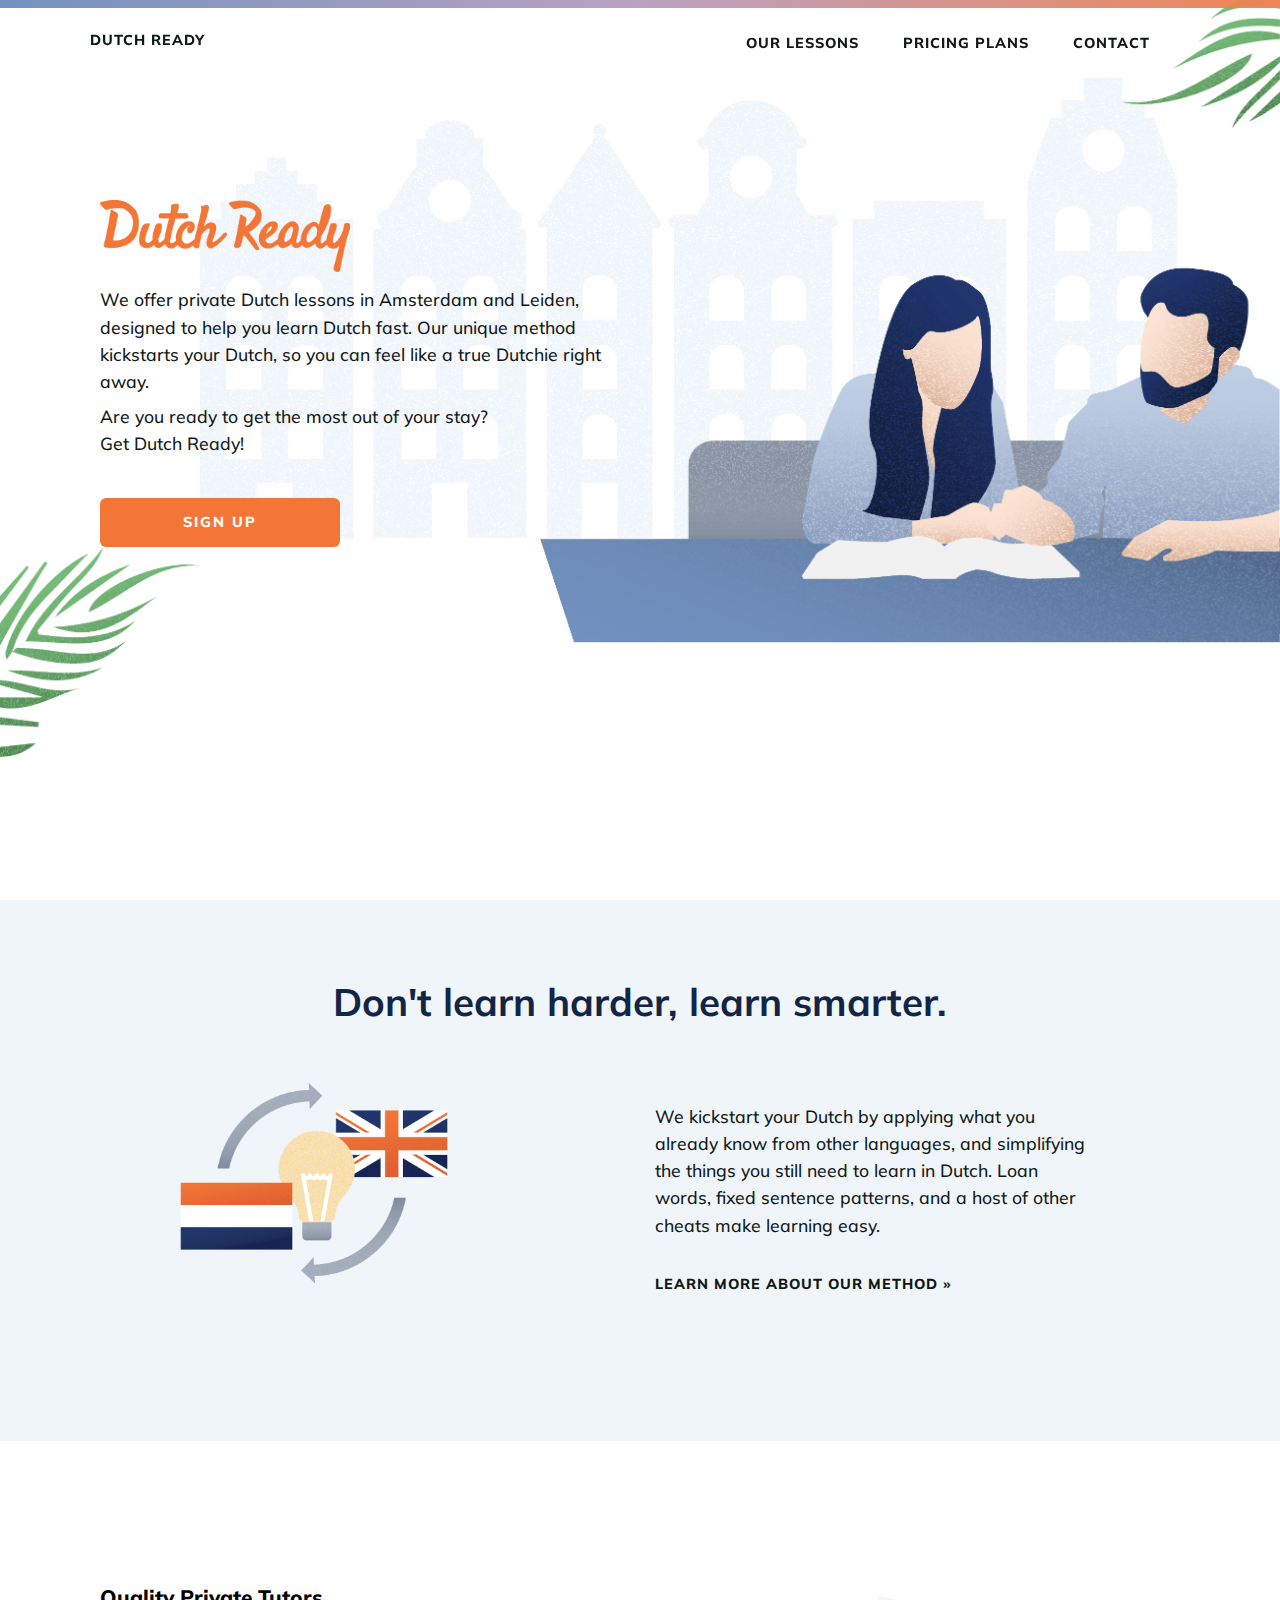
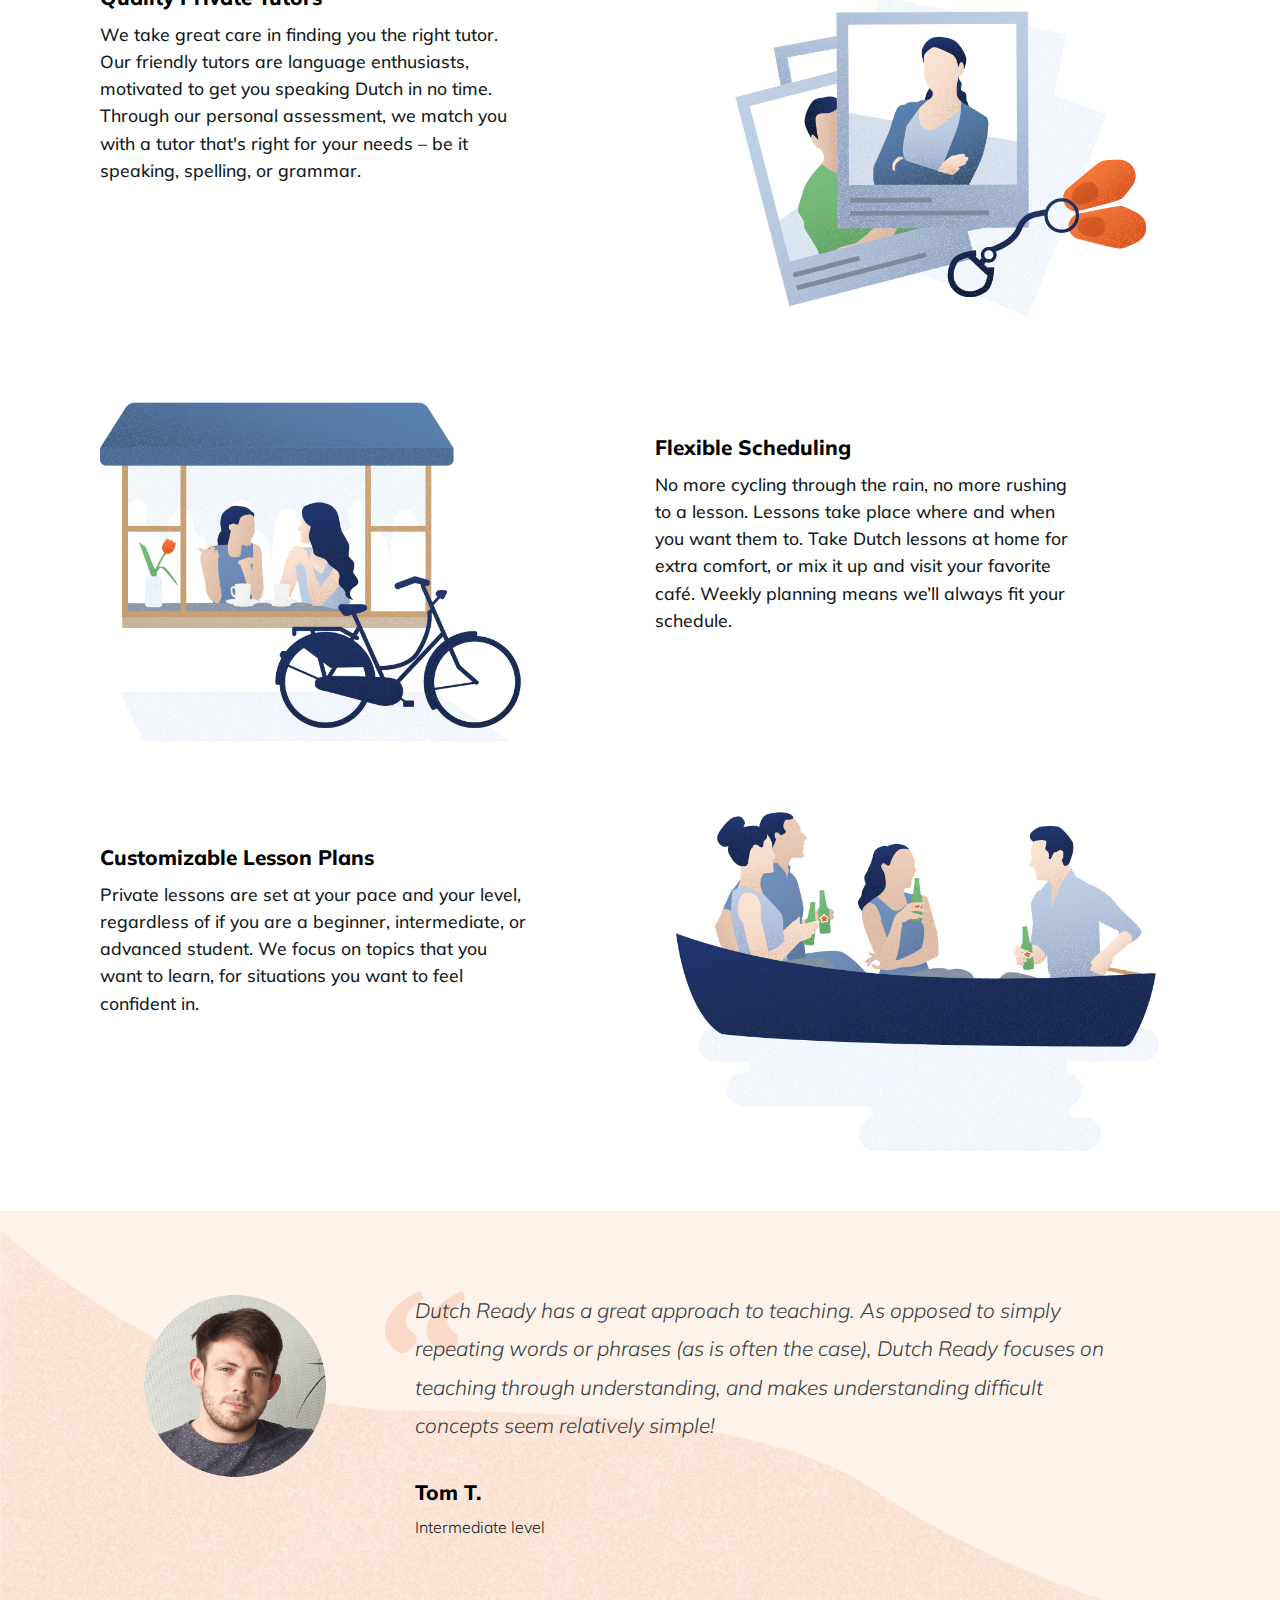
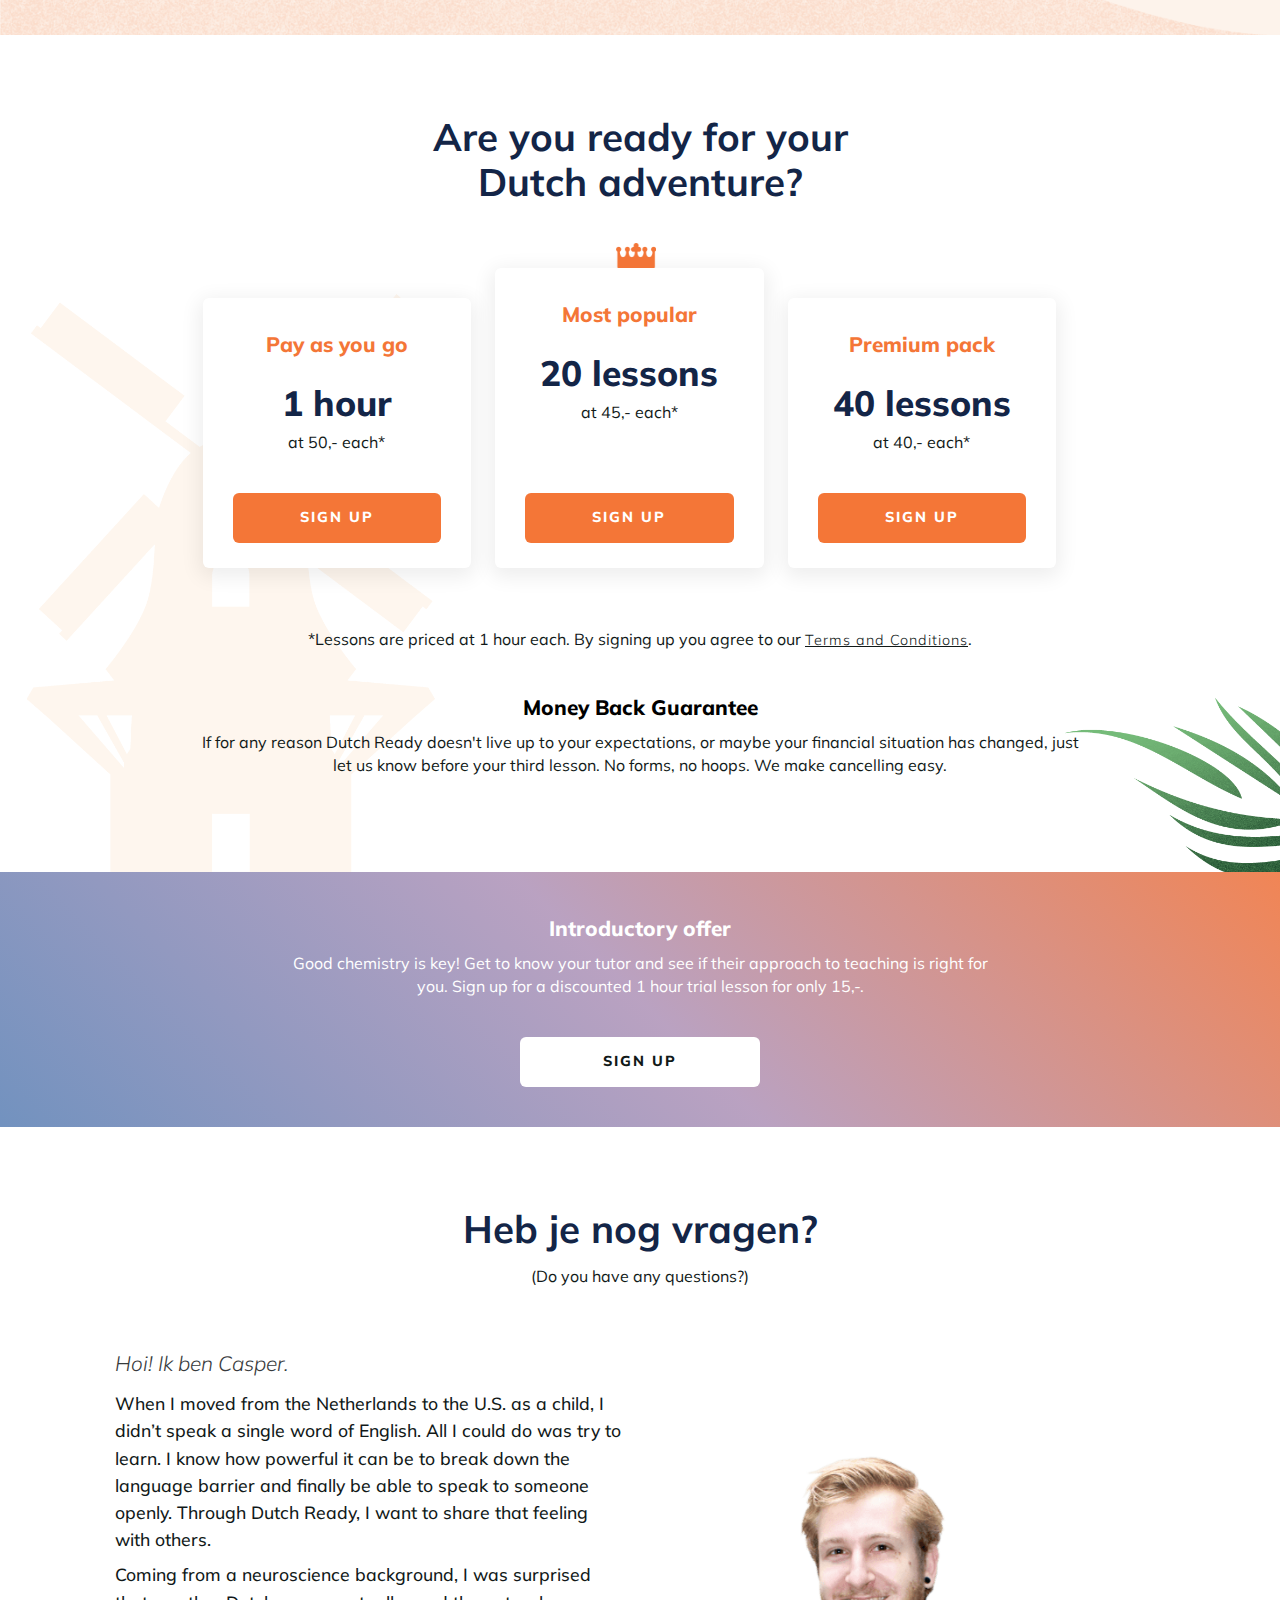
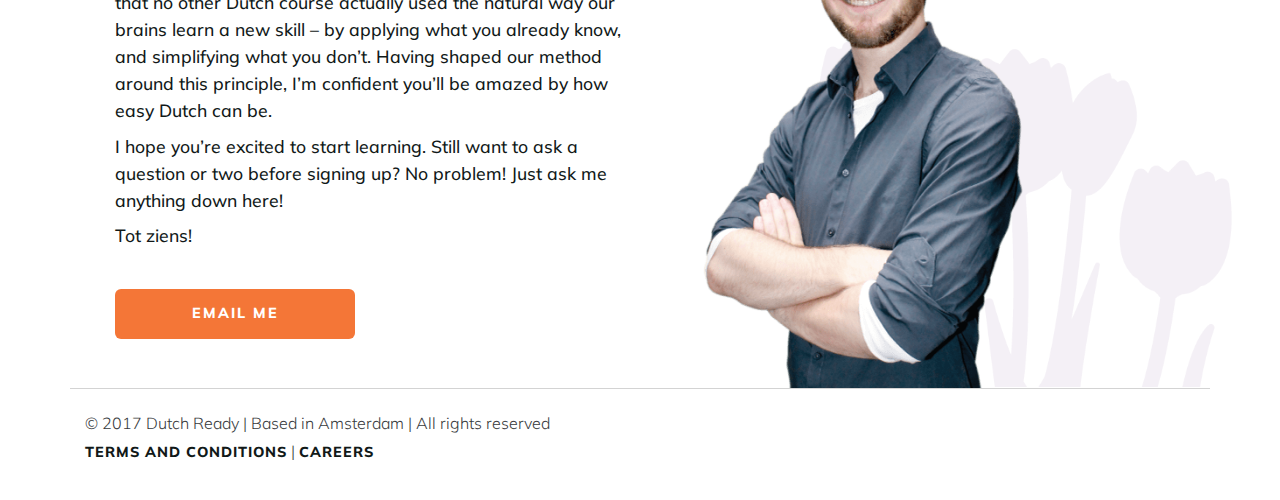
<file: index.html>
<!DOCTYPE html>
<html xmlns="http://www.w3.org/1999/xhtml"
      xmlns:fb="http://ogp.me/ns/fb#">
<head>
	<!--–––––––––––––––––––––––––––– 
     GOOGLE TAG MANAGER
     –––––––––––––––––––––––––––– -->
     <!-- Google Tag Manager -->
		<script>(function(w,d,s,l,i){w[l]=w[l]||[];w[l].push({'gtm.start':
		new Date().getTime(),event:'gtm.js'});var f=d.getElementsByTagName(s)[0],
		j=d.createElement(s),dl=l!='dataLayer'?'&l='+l:'';j.async=true;j.src=
		'https://www.googletagmanager.com/gtm.js?id='+i+dl;f.parentNode.insertBefore(j,f);
		})(window,document,'script','dataLayer','GTM-WMR89SZ');</script>
	<!-- End Google Tag Manager -->

	<!-- –––––––––––––––––––––––––––– 
     BASIC PAGE NEEDS 
     –––––––––––––––––––––––––––– -->
	<meta charset="utf-8">
	<meta content="IE=edge" http-equiv="X-UA-Compatible">
	<meta content="user-scalable=no, width=device-width, initial-scale=1.0" name="viewport">
	<meta content="yes" name="apple-mobile-web-app-capable"><!-- The above 3 meta tags *must* come first in the head; any other head content must come *after* these tags -->
	<meta name="description" content="Dutch Ready's private lessons help expats learn Dutch fast. At your pace, at your level. Learn Dutch at home in no time." />
	<meta name="keywords" content="learn dutch in amsterdam, dutch course, dutch lessons, learn dutch, amsterdam, private lessons, dutch tutor, learn dutch fast, learn dutch amsterdam, dutch courses for expats, dutch lessons for expats, intensive course, dutch language school, dutch course in amsterdam, dutch lessons in amsterdam, dutch language school amsterdam, dutch tutor amsterdam, private dutch lessons amsterdam, dutch lessons leiden, learn dutch leiden" />
	<meta name="author" content="Dutch Ready">
	<meta name="robots" content="index, follow">
	<meta name="revisit-after" content="21 days">
	<title>Dutch Ready | Private lessons in Amsterdam and Leiden</title>
	<link href="img/favicon.png" rel="shortcut icon" type="image/png">
	
	<meta property="og:image" content="http://www.dutchready.com/img/banner.jpg" />
	<meta property="og:description" content="We offer private Dutch lessons that help you express yourself with ease, fit in better at work and events, and feel like a true Dutchie. Are you ready to get the most out of your stay? Get Dutch Ready!" />

	<!-- –––––––––––––––––––––––––––– 
     CSS 
     –––––––––––––––––––––––––––– -->
	<link href="css/bootstrap.min.css" rel="stylesheet">
	<link href="css/style.css" rel="stylesheet">
	<link href="css/paging.css" rel="stylesheet"><!-- Resource style -->

	<!-- –––––––––––––––––––––––––––– 
     FONTS
     –––––––––––––––––––––––––––– -->
	<link href="https://fonts.googleapis.com/css?family=Muli:300i,400,800" rel="stylesheet">

	<!-- –––––––––––––––––––––––––––– 
     JAVASCRIPT
     –––––––––––––––––––––––––––– -->

	<script src="js/jquery-2.1.1.min.js">
	</script>
	<script src="js/main.js">
	</script>
</head>
<body>
	<!-- Google Tag Manager (noscript) -->
	<noscript><iframe src="https://www.googletagmanager.com/ns.html?id=GTM-WMR89SZ"
	height="0" width="0" style="display:none;visibility:hidden"></iframe></noscript>
	<!-- End Google Tag Manager (noscript) -->
	
	<!-- Menus -->
	<div id="top"></div>
	<div class="container">
		<div class="menu white transition">
			<div class="col-lg-12">
				<a class="col-lg-3 hidden" href="index.html#hero">Dutch Ready</a>
				<div class="col-lg-9 nav">
					<ul>
						<li>
							<a href="#method">Our lessons</a>
						</li>
						<li>
							<a href="#pricingplans">Pricing plans</a>
						</li>
						<li>
							<a href="#contact">Contact</a>
						</li>
					</ul>
				</div>
			</div>
		</div>
	</div>

	<!-- hero -->
	<div id="hero">
		<div class="container">
			<div class="col-lg-6 herotext">
				<img class="logo" src="img/logo.png"><br>
				<h2>We offer private Dutch lessons in Amsterdam and Leiden, designed to help you learn Dutch fast. Our unique method kickstarts your Dutch, so you can feel like a true Dutchie right away.</h2>
				<h2>Are you ready to get the most out of your stay?<br>
				Get Dutch Ready!</h2><a href="#pricingplans">
				<div class="button grow topsm">
					Sign up
				</div></a><br>

			</div>
		</div>
	</div>

	<!-- Method -->
	<div id="method">
		<div class="container">
			<h1 class="center">Don't learn harder, learn smarter. </h1><br>
			<div class="col-lg-5">
				<img src="img/method.png" alt="Unique learning method for fast fluency">
			</div>
				<div class="col-lg-5 col-lg-push-1 topsm">
					<h2>We kickstart your Dutch by applying what you already know from other languages, and simplifying the things you still need to learn in Dutch. Loan words, fixed sentence patterns, and a host of other cheats make learning easy.</h2>
					<br><a href="method.html">Learn more about our method &raquo;</a>
					<br>
				</div>
		</div>
	</div>

	<!-- USPs -->
	<div class="container" id="usps">
		<div class="col-lg-12 mobile"><img src="img/0all.png" alt="Private Dutch lessons for expats in Amsterdam and Leiden"></div>
		<div class="col-lg-5 topsm">
			<h3>Quality Private Tutors</h3>
			<h2>We take great care in finding you the right tutor. Our friendly tutors are language enthusiasts, motivated to get you speaking Dutch in no time. Through our personal assessment, we match you with a tutor that's right for your needs – be it speaking, spelling, or grammar.</h2>
		</div>
		<div class="col-lg-6 col-lg-push-1 hidden topsm"><img src="img/1quality.png" alt="Personal tutors offer the attention you need in order to learn Dutch fast"></div>
	</div>
	<div class="container">
		<div class="col-lg-6 hidden"><img src="img/2flexible.png" alt="Dutch lessons at home or anywhere in Amsterdam and Leiden to practice speaking, grammar, and spelling"></div>
		<div class="col-lg-5 topsm">
			<h3>Flexible Scheduling</h3>
			<h2>No more cycling through the rain, no more rushing to a lesson. Lessons take place where and when you want them to. Take Dutch lessons at home for extra comfort, or mix it up and visit your favorite café. Weekly planning means we’ll always fit your schedule.</h2>
		</div>
	</div>
	<div class="container">
		<div class="col-lg-5 topsm">
			<h3>Customizable Lesson Plans</h3>
			<h2>Private lessons are set at your pace and your level, regardless of if you are a beginner, intermediate, or advanced student. We focus on topics that you want to learn, for situations you want to feel confident in.</h2>
		</div>
		<div class="col-lg-6 col-lg-push-1 hidden"><img src="img/3customizable.png" alt="Customizable Dutch courses for expats in business, conversation, NT2, inburgering, and more"></div>

	</div><!-- Testimonial -->
	<div id="testimonial">
		<div class="container">
			<img class="testimonial col-lg-4" src="img/testimonial-tom.png" alt="Students are happy with our personal intensive courses">
			<div class="col-lg-8 quote">
				<h4>Dutch Ready has a great approach to teaching. As opposed to simply repeating words or phrases (as is often the case), Dutch Ready focuses on teaching through understanding, and makes understanding difficult concepts seem relatively simple!</h4><br>
				<h3>Tom T.</h3>
				<p class="level">Intermediate level</p>
			</div>
		</div>
	</div><!-- end testimonial -->

	<!-- Pricing plan -->
	<div id="pricingplans">
		<div class="container">
			<div class="col-md-12 center">
				<h1>Are you ready for your<br>
				Dutch adventure?</h1>
			</div>
			<div class="col-md-10 col-sm-push-1">
				<div class="card">
					<h3 class="orange">Pay as you go</h3><br>
					<p class="pricing">1 hour</p>
					<p>at 50,- each*</p>
					<a id="payasyougo" href="https://dutchready.typeform.com/to/QCI08M">  
					<div class="buttoncard grow topsm">
						Sign up
					</div></a>
				</div>
				<div class="card tall">
					<img class="popular" src="img/popular.png">
					<h3 class="orange">Most popular</h3><br>
					<p class="pricing">20 lessons</p>
					<p>at 45,- each*</p>
					<a id="popularpack" href="https://dutchready.typeform.com/to/WJggIx">
					<div class="buttoncard grow topmd">
						Sign up
					</div></a>
				</div>
				<div class="card">
					<h3 class="orange">Premium pack</h3><br>
					<p class="pricing">40 lessons</p>
					<p>at 40,- each*</p>
					<a id="premiumpack" href="https://dutchready.typeform.com/to/iIEg8A">    
					<div class="buttoncard grow topsm">
						Sign up
					</div></a>
				</div>
				<p class="center topsm">*Lessons are priced at 1 hour each. By signing up you agree to our <a class="basic" href="docs/DutchReady_TermsandConditions.pdf" target="blank">Terms and Conditions</a>.</p><br>
				<h3 class="center">Money Back Guarantee</h3>
				<p class="center">If for any reason Dutch Ready doesn't live up to your expectations, or maybe your financial situation has changed, just let us know before your third lesson. No forms, no hoops. We make cancelling easy.</p>
			</div>
		</div>
	</div><!-- end pricingplan -->

	<!-- Special offer -->
	<div id="specialoffer">
		<div class="container">
			<div class="col-md-8 col-md-push-2 center">
				<h3 class="white">Introductory offer</h3>
				<p class="white">Good chemistry is key! Get to know your tutor and see if their approach to teaching is right for you. Sign up for a discounted 1 hour trial lesson for only 15,-.</p><a id="triallesson" href="https://dutchready.typeform.com/to/wct1uB">       
				<div class="buttonwhite grow topsm">
					Sign up
				</div></a>
			</div>
		</div>
	</div><!-- end specialoffer -->

	<!-- Contact -->
	<div id="contact">
		<div class="container">
			<div class="col-md-12 center">
				<h1>Heb je nog vragen?</h1>
				<p>(Do you have any questions?)</p>
			</div>
			<div class="col-md-12 founder topsm">
			<div class="col-md-6">
				<h4>Hoi! Ik ben Casper.</h4>
				<h2>When I moved from the Netherlands to the U.S. as a child, I didn’t speak a single word of English. All I could do was try to learn. I know how powerful it can be to break down the language barrier and finally be able to speak to someone openly. Through Dutch Ready, I want to share that feeling with others.</h2>

				<h2>Coming from a neuroscience background, I was surprised that no other Dutch course actually used the natural way our brains learn a new skill – by applying what you already know, and simplifying what you don’t. Having shaped our method around this principle, I’m confident you’ll be amazed by how easy Dutch can be.</h2>

				<h2>I hope you’re excited to start learning. Still want to ask a question or two before signing up? No problem! Just ask me anything down here!</h2>
				<h2>Tot ziens!</h2><a id="emailme" href="mailto:casper@dutchready.com">
				<div class="button grow topsm"> 
					Email me
				</div></a><br>
				<br>
			</div>
			<img class="founderpic col-md-6" src="img/founder.png" alt="Experienced dutch tutors in Amsterdam and Leiden to help you learn Dutch quickly">
			</div>
		</div>
	</div><!-- end contact -->

	<!-- Footer -->
	<div class="container" id="footer">
		<div class="col-xs-6">
			<h5>&#169; 2017 Dutch Ready  | Based in Amsterdam |  All rights reserved<br>
			<a href="docs/DutchReady_TermsandConditions.pdf" target="blank">Terms and Conditions</a>  |  <a href="mailto:tutor@dutchready.com?subject=Tutor%20Application&body=Attach%20your%20CV%20and%20motivation%20letter%20to%20apply%20as%20a%20Dutch%20Ready%20tutor."> Careers</a></h5>	
		</div>
		<div class="col-xs-6 right">
		<iframe src="https://www.facebook.com/plugins/like.php?href=https%3A%2F%2Fwww.facebook.com%2FDutchReady%2F&width=121&layout=button&action=like&size=large&show_faces=true&share=true&height=65&appId=249576935215590" width="121" height="65" style="border:none;overflow:hidden" scrolling="no" frameborder="0" allowTransparency="true"></iframe>
		</div>	
	</div>
	<!-- end footer -->


	<!-- –––––––––––––––––––––––––––– 
     JAVASCRIPT
     –––––––––––––––––––––––––––– -->
	<!-- SMOOTH SCROLL TO ANCHOR POINT-->
	<script type="text/javascript">
	                   $('a[href*=#]:not([href=#])').click(function() {
	                       if(location.pathname.replace(/^\//, '') == this.pathname.replace(/^\//, '') || location.hostname == this.hostname) {

	                           var target = $(this.hash);
	                           target = target.length ? target : $('[name=' + this.hash.slice(1) + ']');
	                           if(target.length) {
	                               $('html,body').animate({
	                                   scrollTop: target.offset().top
	                               }, 250);
	                               return false;
	                           }
	                       }
	                   });
	</script>
</body>
</html>
</file>
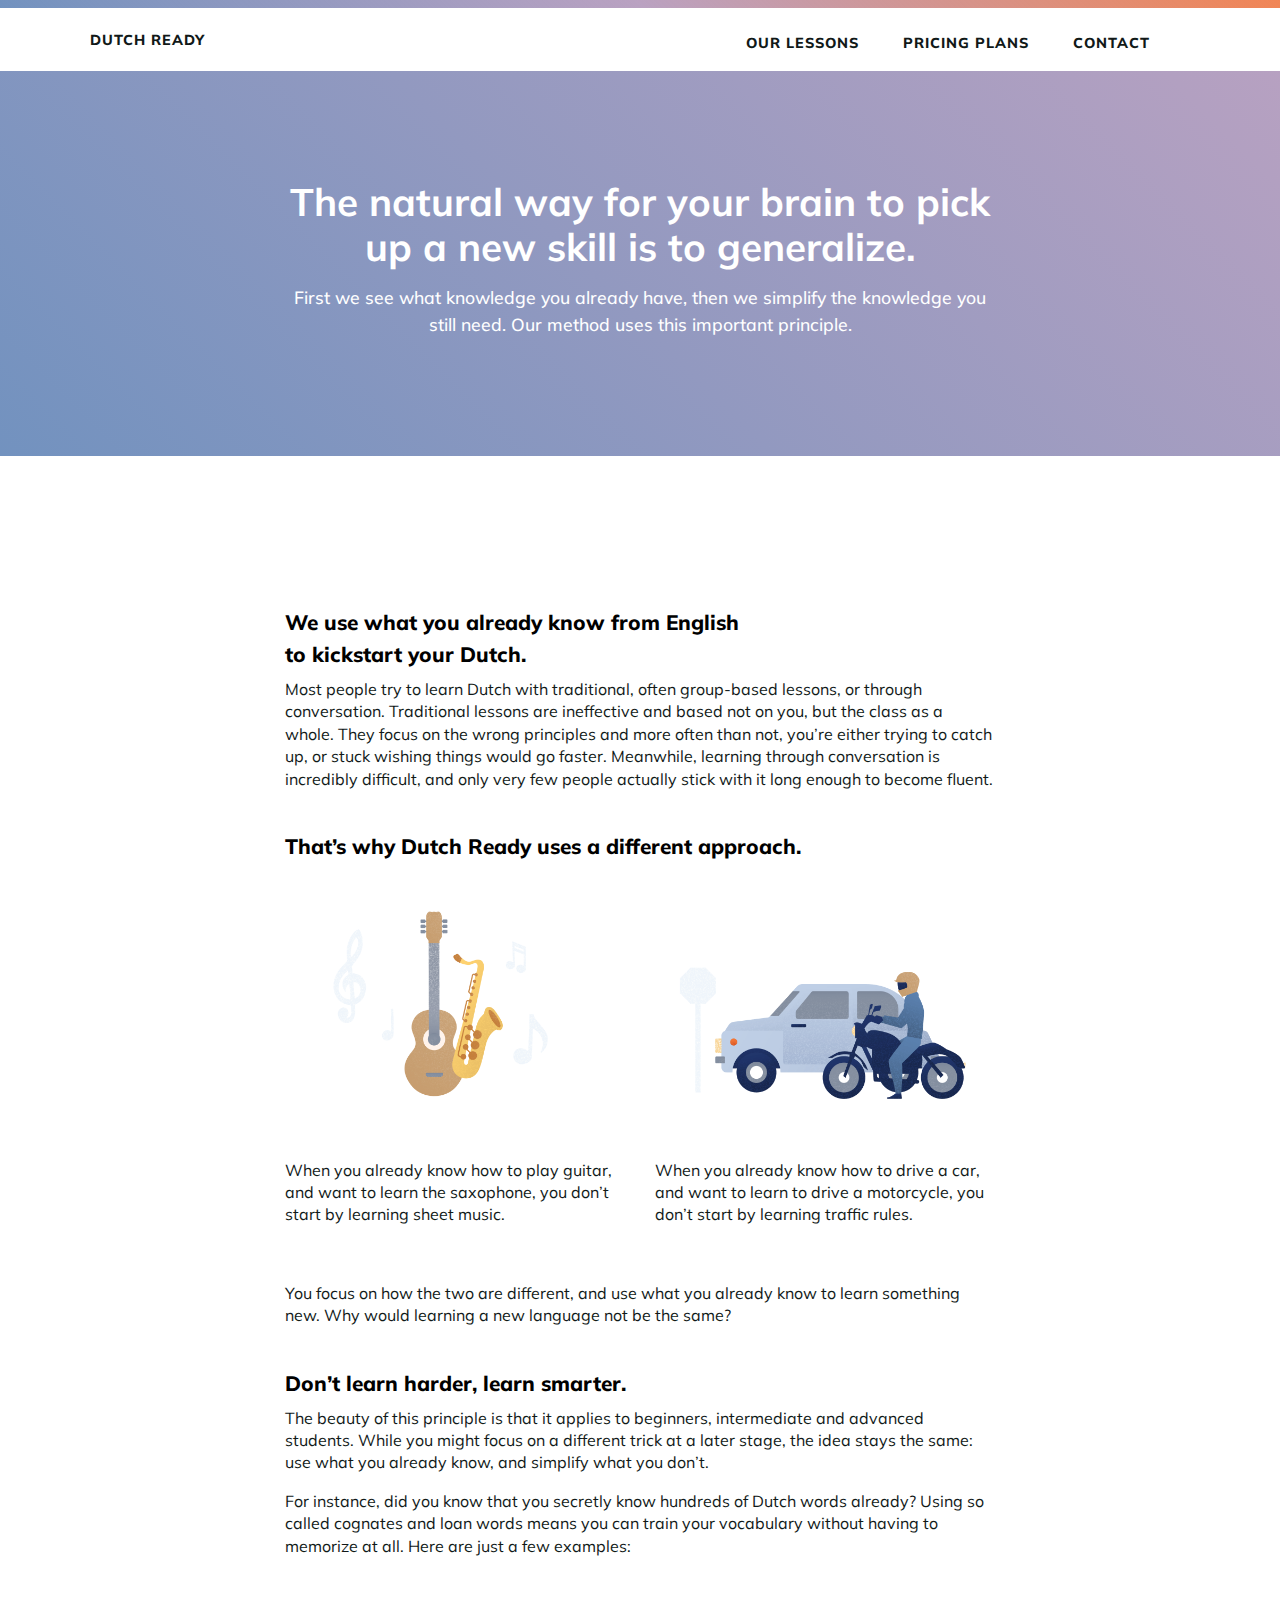
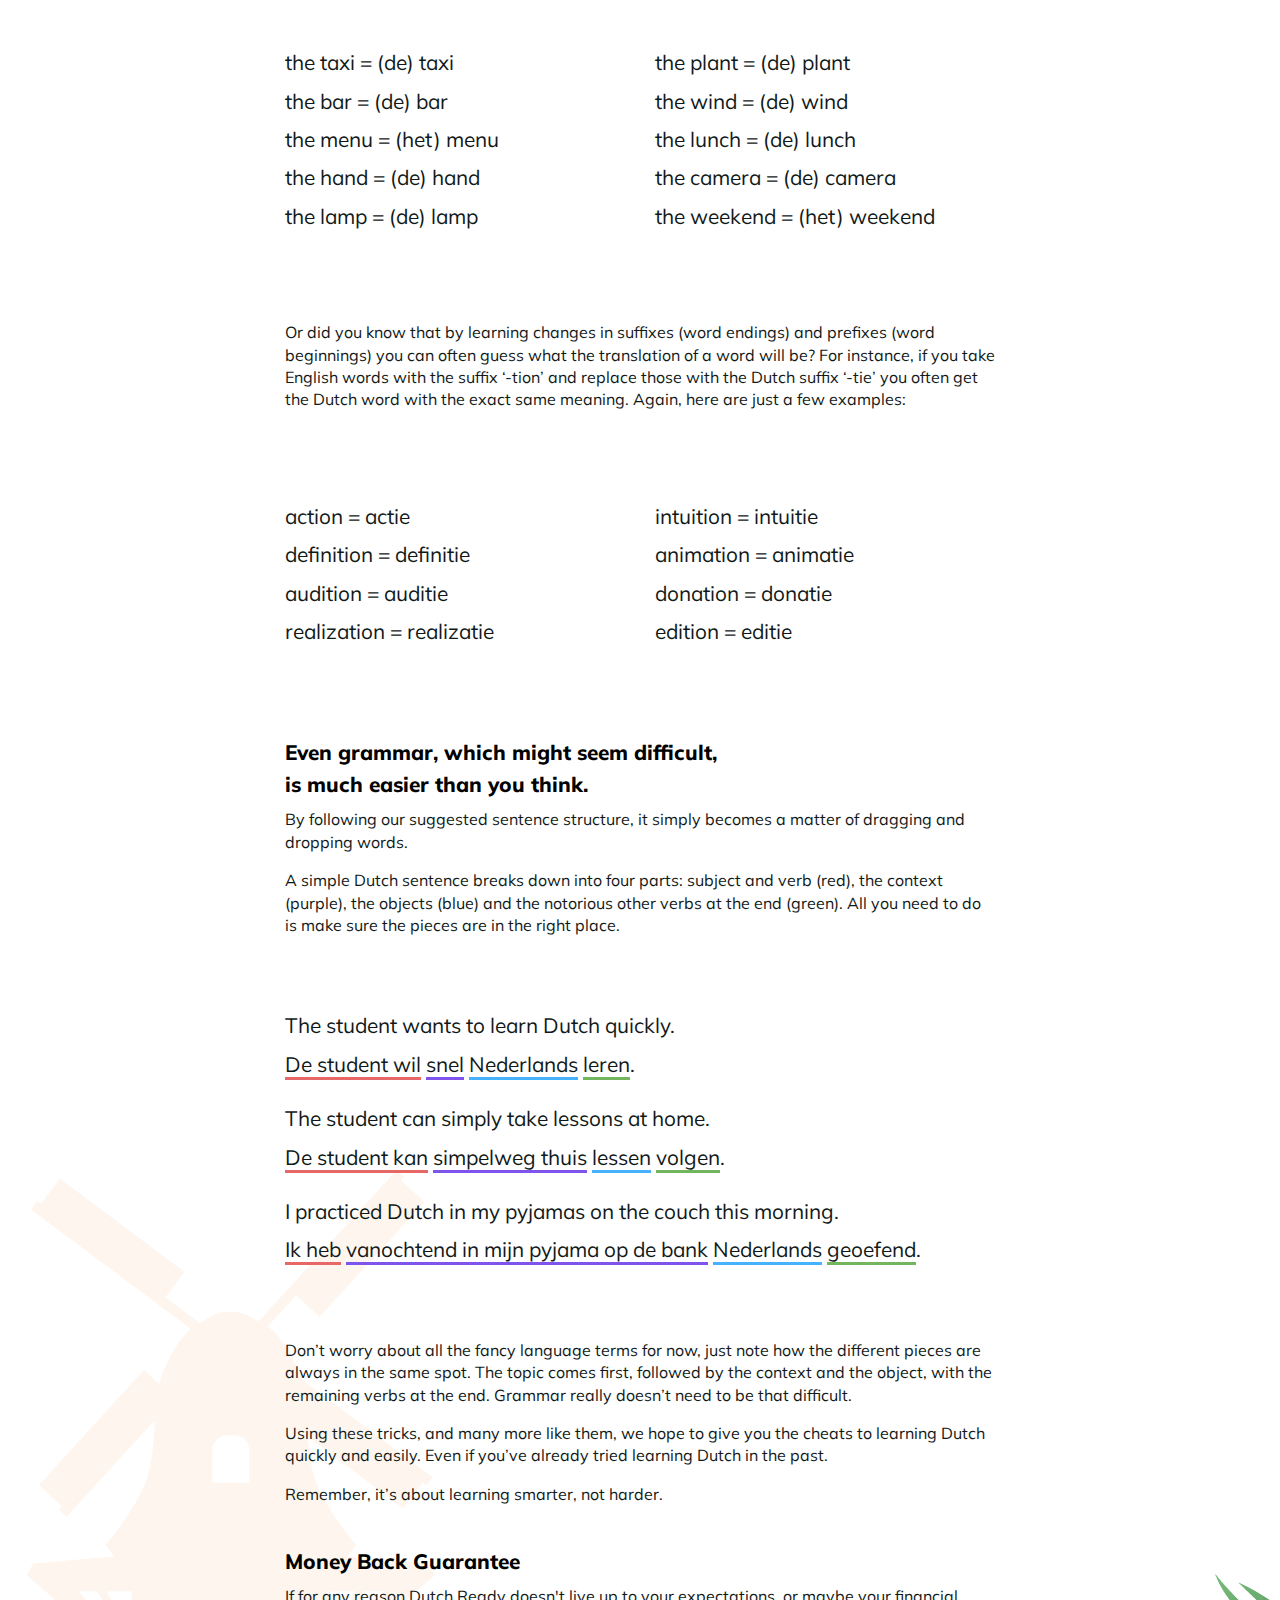
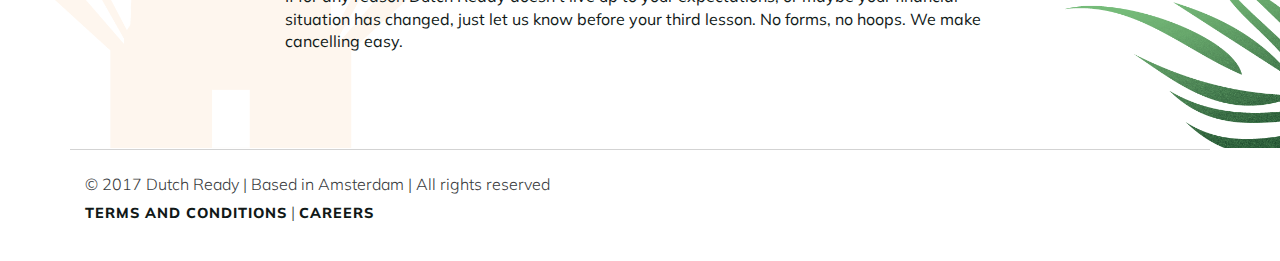
<file: method.html>
<!DOCTYPE html>
<html xmlns="http://www.w3.org/1999/xhtml"
      xmlns:fb="http://ogp.me/ns/fb#">
<head>
	<!--–––––––––––––––––––––––––––– 
     GOOGLE TAG MANAGER
     –––––––––––––––––––––––––––– -->
     <!-- Google Tag Manager -->
		<script>(function(w,d,s,l,i){w[l]=w[l]||[];w[l].push({'gtm.start':
		new Date().getTime(),event:'gtm.js'});var f=d.getElementsByTagName(s)[0],
		j=d.createElement(s),dl=l!='dataLayer'?'&l='+l:'';j.async=true;j.src=
		'https://www.googletagmanager.com/gtm.js?id='+i+dl;f.parentNode.insertBefore(j,f);
		})(window,document,'script','dataLayer','GTM-WMR89SZ');</script>
	<!-- End Google Tag Manager -->

	<!-- –––––––––––––––––––––––––––– 
     BASIC PAGE NEEDS 
     –––––––––––––––––––––––––––– -->
	<meta charset="utf-8">
	<meta content="IE=edge" http-equiv="X-UA-Compatible">
	<meta content="user-scalable=no, width=device-width, initial-scale=1.0" name="viewport">
	<meta content="yes" name="apple-mobile-web-app-capable"><!-- The above 3 meta tags *must* come first in the head; any other head content must come *after* these tags -->
	<meta name="description" content="Dutch Ready's private lessons help expats learn Dutch fast. At your pace, at your level. Learn Dutch at home in no time." />
	<meta name="keywords" content="learn dutch in amsterdam, dutch course, dutch lessons, learn dutch, amsterdam, private lessons, dutch tutor, learn dutch fast, learn dutch amsterdam, dutch courses for expats, dutch lessons for expats, intensive course, dutch language school, dutch course in amsterdam, dutch lessons in amsterdam, dutch language school amsterdam, dutch tutor amsterdam, private dutch lessons amsterdam, dutch lessons leiden, learn dutch leiden" />
	<meta name="author" content="Dutch Ready">
	<meta name="robots" content="index, follow">
	<meta name="revisit-after" content="21 days">
	<title>Dutch Ready | Our Method</title>
	<link href="img/favicon.png" rel="shortcut icon" type="image/png">
	
	<meta property="og:image" content="http://www.dutchready.com/img/banner.jpg" />
	<meta property="og:description" content="We offer private Dutch lessons that help you express yourself with ease, fit in better at work and events, and feel like a true Dutchie. Are you ready to get the most out of your stay? Get Dutch Ready!" />

	<!-- –––––––––––––––––––––––––––– 
     CSS 
     –––––––––––––––––––––––––––– -->
	<link href="css/bootstrap.min.css" rel="stylesheet">
	<link href="css/style.css" rel="stylesheet">
	<link href="css/paging.css" rel="stylesheet"><!-- Resource style -->

	<!-- –––––––––––––––––––––––––––– 
     FONTS
     –––––––––––––––––––––––––––– -->
	<link href="https://fonts.googleapis.com/css?family=Muli:300i,400,800" rel="stylesheet">

	<!-- –––––––––––––––––––––––––––– 
     JAVASCRIPT
     –––––––––––––––––––––––––––– -->

	<script src="js/jquery-2.1.1.min.js">
	</script>
</head>
<body>
	<!-- Google Tag Manager (noscript) -->
	<noscript><iframe src="https://www.googletagmanager.com/ns.html?id=GTM-WMR89SZ"
	height="0" width="0" style="display:none;visibility:hidden"></iframe></noscript>
	<!-- End Google Tag Manager (noscript) -->
	
	<!-- Menus -->
	<div id="top"></div>
	<div class="container">
		<div class="menu">
			<div class="col-lg-12">
				<a class="col-lg-3 hidden" href="index.html#hero">Dutch Ready</a>
				<div class="col-lg-9 nav">
					<ul>
						<li>
							<a href="index.html#ourlessons">Our lessons</a>
						</li>
						<li>
							<a href="index.html#pricingplans">Pricing plans</a>
						</li>
						<li>
							<a href="index.html#contact">Contact</a>
						</li>
					</ul>
				</div>
			</div>
		</div>
	</div>

	<!-- Method -->
	<div id="method1">
		<div class="container topmd">
			<div class="col-md-8 col-md-push-2">
			<h1 class="white center">The natural way for your brain to pick up a new skill is to generalize. </h1>
			<h2 class="white center">First we see what knowledge you already have, then we simplify the knowledge you still need. Our method uses this important principle. 
			</h2>
			</div>
		</div>
	</div>

	<div id="method2">
		<div class="container topmd">
			<div class="col-md-8 col-sm-push-2">
				<h3>
					We use what you already know from English<br> to kickstart your Dutch.
				</h3>	
				<p>
					Most people try to learn Dutch with traditional, often group-based lessons, or through conversation. Traditional lessons are ineffective and based not on you, but the class as a whole. They focus on the wrong principles and more often than not, you’re either trying to catch up, or stuck wishing things would go faster. Meanwhile, learning through conversation is incredibly difficult, and only very few people actually stick with it long enough to become fluent.
				</p>
				<h3 class="topsm">
					That’s why Dutch Ready uses a different approach.
				</h3>
			</div>
		</div>
		<div class="container topsm">
			<div class="col-md-4 col-md-push-2">
				<img src="img/method-music.png" alt="Unique learning method for fast fluency">
				<p>
					When you already know how to play guitar, and want to learn the saxophone, you don’t start by learning sheet music. 
				</p>
			</div>
			<div class="col-md-4 col-md-push-2">
				<img src="img/method-driving.png" alt="Unique learning method for fast fluency">
				<p>
					When you already know how to drive a car, and want to learn to drive a motorcycle, you don’t start by learning traffic rules. <br>
				</p>
			</div>
		</div>
		<div class="container">
			<div class="col-md-8 col-sm-push-2 topsm">
				<p> 
					You focus on how the two are different, and use what you already know to learn something new. Why would learning a new language not be the same?
				</p>
				<h3 class="topsm">
					Don’t learn harder, learn smarter.
				</h3>
				<p>
					The beauty of this principle is that it applies to beginners, intermediate and advanced students. While you might focus on a different trick at a later stage, the idea stays the same: use what you already know, and simplify what you don’t.
				</p>
				<p>
					For instance, did you know that you secretly know hundreds of Dutch words already? Using so called cognates and loan words means you can train your vocabulary without having to memorize at all. Here are just a few examples:
				</p>
			</div>
		</div>
		<div class="container topmd">
			<div class="col-md-4 col-md-push-2">
				<p class="examples">
					the taxi = (de) taxi<br>
					the bar = (de) bar<br>
					the menu = (het) menu<br>
					the hand = (de) hand<br>
					the lamp = (de) lamp<br>
				</p>
			</div>
			<div class="col-md-4 col-md-push-2">
				<p class="examples">
					the plant = (de) plant<br>
					the wind = (de) wind<br>
					the lunch = (de) lunch<br>
					the camera = (de) camera<br>
					the weekend = (het) weekend<br>
				</p>
			</div>
		</div>
		<div class="container">
			<div class="col-md-8 col-sm-push-2 topmd">
				<p>

					Or did you know that by learning changes in suffixes (word endings) and prefixes (word beginnings) you can often guess what the translation of a word will be? For instance, if you take English words with the suffix ‘-tion’ and replace those with the Dutch suffix ‘-tie’ you often get the Dutch word with the exact same meaning. Again, here are just a few examples:
				</p>
			</div>
		</div>
		<div class="container topmd">
			<div class="col-md-4 col-md-push-2">
				<p class="examples">
					action = actie<br>
					definition = definitie<br>
					audition = auditie<br>
					realization = realizatie<br>
				</p>
			</div>
			<div class="col-md-4 col-md-push-2">
				<p class="examples">
					intuition = intuitie<br>
					animation = animatie<br>
					donation = donatie<br>
					edition = editie<br>
				</p>
			</div>
		</div>
		<div class="container">
			<div class="col-md-8 col-sm-push-2 topmd">
				<h3>
					Even grammar, which might seem difficult,<br> is much easier than you think.
				</h3>
				<p>
					By following our suggested sentence structure, it simply becomes a matter of dragging and dropping words. 
				</p>
				<p>
					A simple Dutch sentence breaks down into four parts: subject and verb (red), the context (purple), the objects (blue) and the notorious other verbs at the end (green). All you need to do is make sure the pieces are in the right place.
				</p>
				<p class="examples topmd">
					The student wants to learn Dutch quickly.<br>
					<red>De student wil</red> <purple> snel</purple> <blue>Nederlands</blue> 	<green>leren</green>.
				</p>
				<p class="examples">
					The student can simply take lessons at home.<br>
					<red>De student kan</red> <purple> simpelweg thuis</purple> <blue>lessen</blue> <green>volgen</green>.
				</p>
				<p class="examples">
					I practiced Dutch in my pyjamas on the couch this morning.<br>
					<red>Ik heb</red> <purple> vanochtend in mijn pyjama op de bank</purple> <blue>Nederlands</blue> <green>geoefend</green>.
				</p>
				<p class="topmd">
					Don’t worry about all the fancy language terms for now, just note how the different pieces are always in the same spot. The topic comes first, followed by the context and the object, with the remaining verbs at the end. Grammar really doesn’t need to be that difficult.
				</p>
				<p>
					Using these tricks, and many more like them, we hope to give you the cheats to learning Dutch quickly and easily. Even if you’ve already tried learning Dutch in the past.
				</p>
				<p>
					Remember, it’s about learning smarter, not harder.
				</p>
				<h3 class="topsm">Money Back Guarantee</h3>
				<p>If for any reason Dutch Ready doesn't live up to your expectations, or maybe your financial situation has changed, just let us know before your third lesson. No forms, no hoops. We make cancelling easy.</p>
			</div>
		</div>
	</div><!-- end method -->

	<!-- Footer -->
	<div class="container" id="footer">
		<div class="col-xs-6">
			<h5>&#169; 2017 Dutch Ready  | Based in Amsterdam |  All rights reserved<br>
			<a href="docs/DutchReady_TermsandConditions.pdf" target="blank">Terms and Conditions</a>  |  <a href="mailto:tutor@dutchready.com?subject=Tutor%20Application&body=Attach%20your%20CV%20and%20motivation%20letter%20to%20apply%20as%20a%20Dutch%20Ready%20tutor."> Careers</a></h5>	
		</div>
		<div class="col-xs-6 right">
		<iframe src="https://www.facebook.com/plugins/like.php?href=https%3A%2F%2Fwww.facebook.com%2FDutchReady%2F&width=121&layout=button&action=like&size=large&show_faces=true&share=true&height=65&appId=249576935215590" width="121" height="65" style="border:none;overflow:hidden" scrolling="no" frameborder="0" allowTransparency="true"></iframe>
		</div>	
	</div>
	<!-- end footer -->


</body>
</html>
</file>
<file: css/style.css>
/* ––––––––––––––––––––––––––––
   GENERAL STYLES
   –––––––––––––––––––––––––––– */

body {
    font-family: 'muli', sans-serif;
    font-size: 1rem;
    max-width: 100%;
    overflow-x: hidden;
    text-align: left;
}
img {
    width: 100%;
    margin-bottom: 60px;
}

/* ––––––––––––––––––––––––––––
   TYPOGRAPHY
   –––––––––––––––––––––––––––– */

p {
    font-size: 1rem;
    line-height: 1.4rem;
    color: #111918;
}
a {
    color: #111918;
    text-transform: uppercase;
    font-weight: 800;
    font-size: .9rem;
    letter-spacing: 1px;
    text-align: left;
}
a:hover {
    color: #F47637;
    text-decoration: none;
}
a:visited {
    text-decoration: none;
}
a:focused {
    text-decoration: none;
}
a:active {
    color: #222daa;
    text-decoration: none;
}
h1 {
    font-weight: 700;
    font-size: 2.4rem;
    line-height: 2.8rem;
    margin-bottom: 14px;
    color: #132547;
}

h2 {
    font-size: 1.1rem;
    line-height: 1.7rem;
    color: #111918;
}

h3 {
    font-size: 1.3rem;
    font-weight: 800;
    line-height: 2rem;
    color: #000000;
}

h3 a {
    font-weight: 400;
}

h4 {
    font-size: 1.3rem;
    line-height: 2.4rem;
    font-style: italic;
    font-weight: 300;
}

h5 {
    font-size: 1rem;
    line-height: 1.8rem;
    font-weight: 300;
}

h6 {
    
}
.center {
    text-align: center;
}
.right {
    text-align: right;
}
.white {
    color: #ffffff;
}
.pricing {
    font-size: 2.2rem;
    font-weight: 800;
    color: #132547;
}
.basic {
    text-decoration: underline;
    text-transform: none;
    font-weight: 300;
}
.orange {
    color: #F47637;
}
.examples {
    font-size: 1.3rem;
    line-height: 2.4rem;
}

red {
    border-bottom: 3px solid #e76666;
}

purple {
    border-bottom: 3px solid #7f54ec;

}

blue {
    border-bottom: 3px solid #45b1ff;

}

green {
    border-bottom: 3px solid #72b55d;
}

/* ––––––––––––––––––––––––––––
   NAVIGATION
   –––––––––––––––––––––––––––– */
.menu {
    position: fixed;
    top: 0;
    width: 100%;
    right: 0;
    left: 0;
    padding: 10px 0 0px;
    z-index: 1;
    background-color: white;
    border-bottom: 1px solid #e4e4e4;
}
.menu li {
    padding: 8px 10px 0 0;
    display: inline-block;
}

.menu li a {
    font-size: .75rem;
} 

.hidden {
    display: none;
}

/* ––––––––––––––––––––––––––––
   SECTIONS
   –––––––––––––––––––––––––––– */

#hero {
    border-top: 50px solid #ffffff;
    background-image: url("../img/bg.png");
    background-position: top right;
    background-repeat: no-repeat;
    background-size: 100%;
}
#method {
    background-color: #f0f5fa;
    padding: 80px 0 80px;
}
#usps {
    padding-top: 100px;
}
#testimonial {
    background-color: #fdf3eb;
    padding: 80px 0 80px;
}
#pricingplans {
    padding: 80px 0 80px;
    background-image: url("../img/leaf.png");
    background-position: bottom right;
    background-repeat: no-repeat;
    background-size: 50%;
}
#specialoffer {
    padding: 40px 0 40px;
    background: -moz-linear-gradient(45deg, rgba(114, 146, 191, 1) 0%, rgba(117, 69, 132, 0.5) 50%, rgba(241, 133, 85, 1) 100%);
    /* FF3.6-15 */
    background: -webkit-linear-gradient(45deg, rgba(114, 146, 191, 1) 0%, rgba(117, 69, 132, 0.5) 50%, rgba(241, 133, 85, 1) 100%);
    /* Chrome10-25,Safari5.1-6 */
    background: linear-gradient(45deg, rgba(114, 146, 191, 1) 0%, rgba(117, 69, 132, 0.5) 50%, rgba(241, 133, 85, 1) 100%);
    /* W3C, IE10+, FF16+, Chrome26+, Opera12+, Safari7+ */
    filter: progid: DXImageTransform.Microsoft.gradient( startColorstr='#7292bf', endColorstr='#f18555', GradientType=1);
    /* IE6-9 fallback on horizontal gradient */

}
#contact {
    padding-top: 80px;
    padding-bottom: 0;
}
#footer {
    padding: 20px 0 20px;
    border-top: solid 1px #d3d3d3;
}

#method1{
    padding: 110px 0 110px;
    background: -moz-linear-gradient(45deg, rgba(114, 146, 191, 1) 0%, rgba(117, 69, 132, 0.5) 100%);
    /* FF3.6-15 */
    background: -webkit-linear-gradient(45deg, rgba(114, 146, 191, 1) 0%, rgba(117, 69, 132, 0.5) 100%);
    /* Chrome10-25,Safari5.1-6 */
    background: linear-gradient(45deg, rgba(114, 146, 191, 1) 0%, rgba(117, 69, 132, 0.5) 100%);
    /* W3C, IE10+, FF16+, Chrome26+, Opera12+, Safari7+ */
    filter: progid: DXImageTransform.Microsoft.gradient( startColorstr='#7292bf', endColorstr='#f18555', GradientType=1);
    /* IE6-9 fallback on horizontal gradient */
}
#method2{
    padding: 80px 0 80px;
    background-image: url("../img/leaf.png");
    background-position: bottom right;
    background-repeat: no-repeat;
    background-size: 50%;
}

/* ––––––––––––––––––––––––––––
   ELEMENTS 
   –––––––––––––––––––––––––––– */

#top {
    background: -moz-linear-gradient(45deg, rgba(114, 146, 191, 1) 0%, rgba(117, 69, 132, 0.5) 50%, rgba(241, 133, 85, 1) 100%);
    /* FF3.6-15 */
    background: -webkit-linear-gradient(45deg, rgba(114, 146, 191, 1) 0%, rgba(117, 69, 132, 0.5) 50%, rgba(241, 133, 85, 1) 100%);
    /* Chrome10-25,Safari5.1-6 */
    background: linear-gradient(45deg, rgba(114, 146, 191, 1) 0%, rgba(117, 69, 132, 0.5) 50%, rgba(241, 133, 85, 1) 100%);
    /* W3C, IE10+, FF16+, Chrome26+, Opera12+, Safari7+ */
    filter: progid: DXImageTransform.Microsoft.gradient( startColorstr='#7292bf', endColorstr='#f18555', GradientType=1);
    /* IE6-9 fallback on horizontal gradient */
    position: fixed;
    z-index: 1000;
}
#top {
    left: 0;
    right: 0;
    height: 8px;
}
#top {
    top: 0;
}
.logo {
    width: 180px;
    margin-bottom: 14px;
}
.herotext {
    padding-top: 250px;
}
.button {
    color: #ffffff;
    padding: 14px;
    width: 240px;
    text-align: center;
    text-transform: uppercase;
    background-color: #F47637;
    letter-spacing: 2px;
    border-radius: 6px;
}
.buttoncard {
    color: #ffffff;
    padding: 14px;
    width: 100%;
    text-align: center;
    text-transform: uppercase;
    background-color: #F47637;
    letter-spacing: 2px;
    border-radius: 6px;
    margin: auto;
}
.buttonwhite {
    color: #111918;
    padding: 14px;
    width: 240px;
    text-align: center;
    text-transform: uppercase;
    background-color: #ffffff;
    letter-spacing: 2px;
    margin: auto;
    border-radius: 6px;
}
.grow {
    transition: all .2s ease-in-out;
}
.grow:hover {
    transform: scale(1.1);
}
.quote {
    background-image: url("../img/quote.png");
    background-position: top left;
    background-repeat: no-repeat;
    background-size: 80px;
    padding-left: 30px;
}
.testimonial {
    width: 220px;
    margin: 0 40px 40px 40px;
}
.card {
    color: #111918;
    padding: 30px 30px 25px;
    margin: 50px 3px 20px 3px;
    border: none;
    -webkit-box-shadow: 0px 5px 20px 4px rgba(0,0,0,0.07);
    -moz-box-shadow: 0px 5px 20px 4px rgba(0,0,0,0.07);
    box-shadow: 0px 5px 20px 4px rgba(0,0,0,0.07);
    width: 90%;
    text-align: center;
    border-radius: 6px;
    display: inline-block;
    height: 270px;
}
.popular {
    width: 40px;
    top: -25px;
    left: 45%;
    position: absolute;
}
.level {
    font-weight: 300;
    text-transform: none;
}
.mobile {
    display: block;
}
.cover {
    width: 100%;
}
.founder {
    position: relative;
}
.founderpic {
    margin-bottom: 0;
}

/* ––––––––––––––––––––––––––––
   SPACING
   –––––––––––––––––––––––––––– */

.topsm {
    margin-top: 30px;
}
.topmd {
    margin-top: 20px;
}
.toplg {
    margin-top: 70px;
}

/* ––––––––––––––––––––––––––––
   MEDIA QUERIES
   –––––––––––––––––––––––––––– */

/*for tablet*/

@media (min-width: 768px) {
}

/*for desktop*/

@media (min-width: 992px) {
    p {}
    h1 {}
    h2 {}
    h3 {}
    h5 {}
    h6 {}
    img {}
    #hero {
        border-top: none;
        background-image: url("../img/bg.png");
        background-position: top right;
        background-repeat: no-repeat;
        background-size: 100%;
        height: 100vh;
    }
    #pricingplans {
        background-size: 12%;
        background-image: url("../img/windmill.png");
        background-position: bottom left;
        background-repeat: no-repeat;
        background-size: 100%;
    }
    #contact {
        background-size: 12%;
        background-image: url("../img/tulips.png");
        background-position: bottom right;
        background-repeat: no-repeat;
        background-size: 40%;
    }
    #testimonial {
        background-image: url("../img/texture1.png");
        background-position: bottom right;
        background-repeat: no-repeat;
        background-size: 100%;
    }
    #method2 {
        background-size: 12%;
        background-image: url("../img/windmill.png");
        background-position: bottom left;
        background-repeat: no-repeat;
        background-size: 100%;
    }
    .herotext {
        padding-top: 200px;
    }
    .herodetails {
        display: block;
    }
    .nav {
        text-align: right;
    }
    .menu {
        padding: 30px 60px 0;
        border-bottom: none;
    }
    .menu li {
        padding: 0px 40px 0 0;
    }
    .menu li a {
        font-size: .9rem;
    }
    .white {
        background-color: transparent;
    }
    .logo {
        width: 250px;
    }
    .transition {
        -webkit-transition: all .4s ease-in-out;
        -moz-transition: all .4s ease-in-out;
        -o-transition: all .4s ease-in-out;
        transition: all .4s ease-in-out;
    }
    .transition::before {
        -webkit-transition: all .4s ease-in-out;
        -moz-transition: all .4s ease-in-out;
        -o-transition: all .4s ease-in-out;
        transition: all .4s ease-in-out;
    }
    .transition::after {
        -webkit-transition: all .4s ease-in-out;
        -moz-transition: all .4s ease-in-out;
        -o-transition: all .4s ease-in-out;
        transition: all .4s ease-in-out;
    }
    .card {
        padding: 30px 30px 25px;
        margin: 50px 10px 20px 10px;
        width: 30%;
        display: inline-block;
        height: 100%;
    }
    .tall {
        height: 110%;
    }
    .popular {
        width: 40px;
        top: -25px;
        left: 45%;
        position: absolute;
    }
    .founderpic {
        position: absolute;
        bottom: 0;
        right: 0;
    }
    .topsm {
        margin-top: 40px;
    }
    .topmd {
        margin-top: 70px;
    }
    .toplg {
        margin-top: 220px;
    }
    .topxl {
        margin-top: 350px;
    }
    .hidden {
        display: block;
    }
    .mobile {
        display: none;
    }
}
</file>
<file: css/paging.css>
/* -------------------------------- 

Modules - reusable parts of our design

-------------------------------- */
.cd-img-replace {
  /* replace text with a background-image */
  display: inline-block;
  overflow: hidden;
  text-indent: 100%;
  white-space: nowrap;
}

/* -------------------------------- 

Main components 

-------------------------------- */
.cd-section {
  min-height: 100%;
  position: relative;
  padding: 1rem 0 2rem;
  
}


@media only screen and (min-width: 768px) {
.cd-section {

  padding: 8rem 0 3rem;
}

}


.cd-scroll-down {
  position: absolute;
  left: 50%;
  right: auto;
  -webkit-transform: translateX(-50%);
  -moz-transform: translateX(-50%);
  -ms-transform: translateX(-50%);
  -o-transform: translateX(-50%);
  transform: translateX(-50%);
  bottom: 20px;
  width: 38px;
  height: 44px;
  background: url("img/cd-arrow-bottom.svg") no-repeat center center;
}

/* No Touch devices */
.cd-nav-trigger {
  display: none;
}

.no-touch #cd-vertical-nav {
  position: fixed;
  right: 30px;
  top: 50%;
  bottom: auto;
  -webkit-transform: translateY(-50%);
  -moz-transform: translateY(-50%);
  -ms-transform: translateY(-50%);
  -o-transform: translateY(-50%);
  transform: translateY(-50%);
  z-index: 1;

}
.no-touch #cd-vertical-nav li {
  text-align: right;
}
.no-touch #cd-vertical-nav a {
  display: inline-block;
  /* prevent weird movements on hover when you use a CSS3 transformation - webkit browsers */
  -webkit-backface-visibility: hidden;
  backface-visibility: hidden;
}
.no-touch #cd-vertical-nav a:after {
  content: "";
  display: table;
  clear: both;
}
.no-touch #cd-vertical-nav a span {
  float: right;
  display: inline-block;

}
.no-touch #cd-vertical-nav a:hover span {
  border-color: #222daa;
}
.no-touch #cd-vertical-nav a:hover .cd-label {
  opacity: 1;
}
.no-touch #cd-vertical-nav a.is-selected .cd-dot {
  background-color: #222daa;
}
.no-touch #cd-vertical-nav a:hover.is-selected .cd-dot {
  background-color: #222daa;
}
.no-touch #cd-vertical-nav .cd-dot {
  position: relative;
  /* we set a top value in order to align the dot with the label. If you change label's font, you may need to change this top value*/
  top: 15px;
  height: 10px;
  width: 10px;
  background-color: rgba(0, 0, 255, 0);
  border: 1px solid #222daa;
  -moz-border-radius:10px;
  -webkit-border-radius: 10px;
}
.no-touch #cd-vertical-nav .cd-label {
  position: relative;
  margin-right: 10px;
  padding: .4em .4em;
  color: #222daa;
  font-size: .9rem;
  -webkit-transition: -webkit-transform 0.2s, opacity 0.2s;
  -moz-transition: -moz-transform 0.2s, opacity 0.2s;
  transition: transform 0.2s, opacity 0.2s;
  opacity: 0;
  -webkit-transform-origin: 100% 50%;
  -moz-transform-origin: 100% 50%;
  -ms-transform-origin: 100% 50%;
  -o-transform-origin: 100% 50%;
  transform-origin: 100% 50%;
}

/* Touch devices */


.touch #cd-vertical-nav {
  display: none;
}

/*.touch .cd-nav-trigger {
  display: block;
  z-index: 2;
  position: fixed;
  bottom: 30px;
  right: 5%;
  height: 44px;
  width: 44px;
  border-radius: 0.25em;
  background: rgba(255, 255, 255, 0.9);
}
.touch .cd-nav-trigger span {
  position: absolute;
  height: 4px;
  width: 4px;
  background-color: #3e3947;
  border-radius: 50%;
  left: 50%;
  top: 50%;
  bottom: auto;
  right: auto;
  -webkit-transform: translateX(-50%) translateY(-50%);
  -moz-transform: translateX(-50%) translateY(-50%);
  -ms-transform: translateX(-50%) translateY(-50%);
  -o-transform: translateX(-50%) translateY(-50%);
  transform: translateX(-50%) translateY(-50%);
}
.touch .cd-nav-trigger span::before, .touch .cd-nav-trigger span::after {
  content: '';
  height: 100%;
  width: 100%;
  position: absolute;
  left: 0;
  background-color: inherit;
  border-radius: inherit;
}
.touch .cd-nav-trigger span::before {
  top: -9px;
}
.touch .cd-nav-trigger span::after {
  bottom: -9px;
}

.touch #cd-vertical-nav a {
  display: block;
  padding: 1em;
  border-bottom: 1px solid rgba(62, 57, 71, 0.1);
}
.touch #cd-vertical-nav a span:first-child {
  display: none;
}
.touch #cd-vertical-nav a.is-selected span:last-child {
  color: #005FA0;
}
.touch #cd-vertical-nav.open {
  -webkit-transform: scale(1);
  -moz-transform: scale(1);
  -ms-transform: scale(1);
  -o-transform: scale(1);
  transform: scale(1);
}
.touch #cd-vertical-nav.open + .cd-nav-trigger {
  background-color: transparent;
}
.touch #cd-vertical-nav.open + .cd-nav-trigger span {
  background-color: rgba(62, 57, 71, 0);
}
.touch #cd-vertical-nav.open + .cd-nav-trigger span::before, .touch #cd-vertical-nav.open + .cd-nav-trigger span::after {
  background-color: #3e3947;
  height: 3px;
  width: 20px;
  border-radius: 0;
  left: -8px;
}
.touch #cd-vertical-nav.open + .cd-nav-trigger span::before {
  -webkit-transform: rotate(45deg);
  -moz-transform: rotate(45deg);
  -ms-transform: rotate(45deg);
  -o-transform: rotate(45deg);
  transform: rotate(45deg);
  top: 1px;
}
.touch #cd-vertical-nav.open + .cd-nav-trigger span::after {
  -webkit-transform: rotate(135deg);
  -moz-transform: rotate(135deg);
  -ms-transform: rotate(135deg);
  -o-transform: rotate(135deg);
  transform: rotate(135deg);
  bottom: 0;
}
.touch #cd-vertical-nav li:last-child a {
  border-bottom: none;
}
*/
@media only screen and (min-width: 768px) {
  .touch .cd-nav-trigger, .touch #cd-vertical-nav {
    bottom: 40px;
  }
}
</file>
